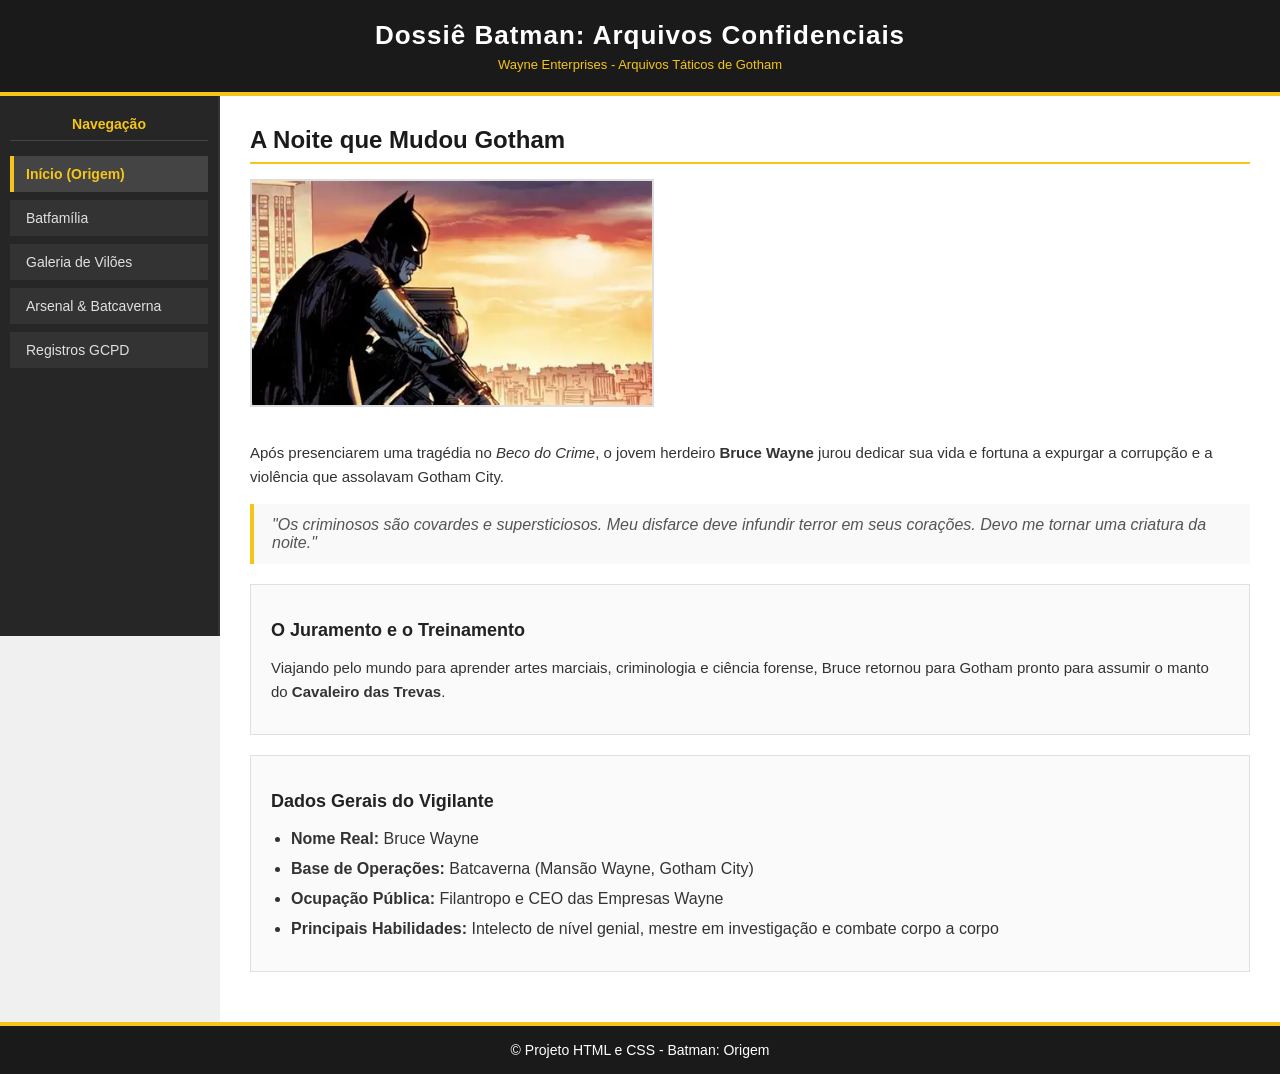
<file: att23.10/index.html>
<!DOCTYPE html>
<html lang="pt-BR">

<head>
  <meta charset="UTF-8">
  <meta name="viewport" content="width=device-width, initial-scale=1.0">
  <title>Batman - Origem & Início</title>
  <link rel="stylesheet" href="css/style.css">
</head>

<body>

  <div id="header">
    <h1>Dossiê Batman: Arquivos Confidenciais</h1>
    <p>Wayne Enterprises - Arquivos Táticos de Gotham</p>
  </div>

  <div id="conteudo" class="container">
    <div id="menu">
      <h3>Navegação</h3>
      <ul>
        <li><a href="index.html" class="active">Início (Origem)</a></li>
        <li><a href="telas/batfamilia.html">Batfamília</a></li>
        <li><a href="telas/viloes.html">Galeria de Vilões</a></li>
        <li><a href="telas/equipamentos.html">Arsenal & Batcaverna</a></li>
        <li><a href="telas/GCPD.html">Registros GCPD</a></li>
      </ul>
    </div>

    <div id="main">
      <article>
        <h2>A Noite que Mudou Gotham</h2>
        <img src="img/batman.webp" alt="Batman">

        <p>Após presenciarem uma tragédia no <em>Beco do Crime</em>, o jovem herdeiro <strong>Bruce Wayne</strong> jurou
          dedicar sua vida e fortuna a expurgar a corrupção e a violência que assolavam Gotham City.</p>

        <blockquote>
          "Os criminosos são covardes e supersticiosos. Meu disfarce deve infundir terror em seus corações. Devo me tornar
          uma criatura da noite."
        </blockquote>

        <section>
          <h3>O Juramento e o Treinamento</h3>
          <p>Viajando pelo mundo para aprender artes marciais, criminologia e ciência forense, Bruce retornou para Gotham
            pronto para assumir o manto do <strong>Cavaleiro das Trevas</strong>.</p>
        </section>

        <section>
          <h3>Dados Gerais do Vigilante</h3>
          <ul>
            <li><strong>Nome Real:</strong> Bruce Wayne</li>
            <li><strong>Base de Operações:</strong> Batcaverna (Mansão Wayne, Gotham City)</li>
            <li><strong>Ocupação Pública:</strong> Filantropo e CEO das Empresas Wayne</li>
            <li><strong>Principais Habilidades:</strong> Intelecto de nível genial, mestre em investigação e combate corpo a corpo</li>
          </ul>
        </section>
      </article>
    </div>
  </div>

  <div id="footer">
    <p>&copy; Projeto HTML e CSS - Batman: Origem</p>
  </div>

</body>

</html>
</file>
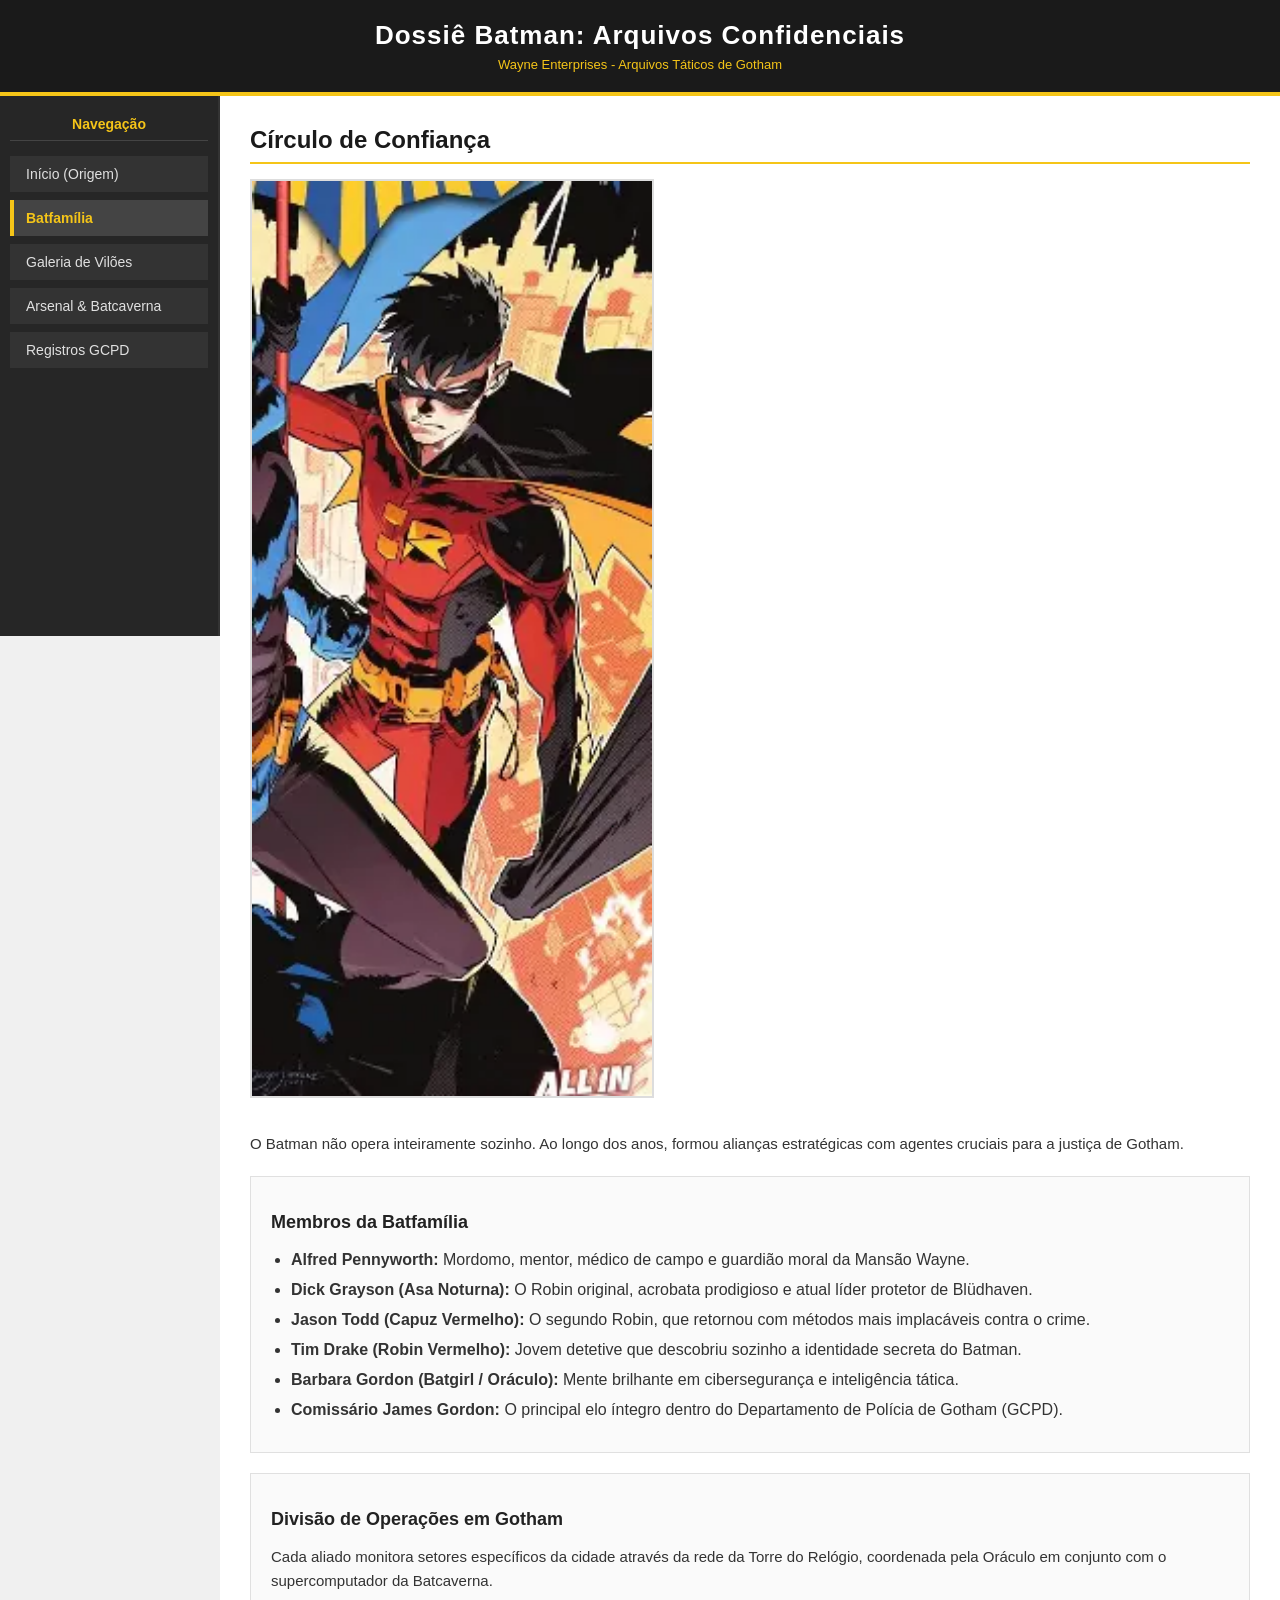
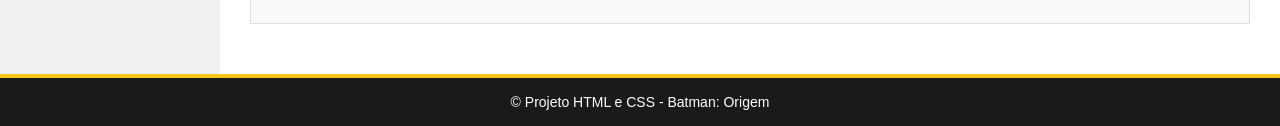
<file: att23.10/telas/batfamilia.html>
<!DOCTYPE html>
<html lang="pt-BR">

<head>
  <meta charset="UTF-8">
  <meta name="viewport" content="width=device-width, initial-scale=1.0">
  <title>Batman - Batfamília e Aliados</title>
  <link rel="stylesheet" href="../css/style.css">
</head>

<body>

  <div id="header">
    <h1>Dossiê Batman: Arquivos Confidenciais</h1>
    <p>Wayne Enterprises - Arquivos Táticos de Gotham</p>
  </div>

  <div id="conteudo" class="container">
    <div id="menu">
      <h3>Navegação</h3>
      <ul>
        <li><a href="../index.html">Início (Origem)</a></li>
        <li><a href="batfamilia.html" class="active">Batfamília</a></li>
        <li><a href="viloes.html">Galeria de Vilões</a></li>
        <li><a href="equipamentos.html">Arsenal & Batcaverna</a></li>
        <li><a href="GCPD.html">Registros GCPD</a></li>
      </ul>
    </div>

    <div id="main">
      <h2>Círculo de Confiança</h2>
      <img src="../img/batfamilia.webp" alt="Batfamília">

      <p>O Batman não opera inteiramente sozinho. Ao longo dos anos, formou alianças estratégicas com agentes cruciais
        para a justiça de Gotham.</p>

      <section>
        <h3>Membros da Batfamília</h3>
        <ul>
          <li><strong>Alfred Pennyworth:</strong> Mordomo, mentor, médico de campo e guardião moral da Mansão Wayne.</li>
          <li><strong>Dick Grayson (Asa Noturna):</strong> O Robin original, acrobata prodigioso e atual líder protetor de
            Blüdhaven.</li>
          <li><strong>Jason Todd (Capuz Vermelho):</strong> O segundo Robin, que retornou com métodos mais implacáveis contra o crime.</li>
          <li><strong>Tim Drake (Robin Vermelho):</strong> Jovem detetive que descobriu sozinho a identidade secreta do Batman.</li>
          <li><strong>Barbara Gordon (Batgirl / Oráculo):</strong> Mente brilhante em cibersegurança e inteligência
            tática.</li>
          <li><strong>Comissário James Gordon:</strong> O principal elo íntegro dentro do Departamento de Polícia de
            Gotham (GCPD).</li>
        </ul>
      </section>

      <section>
        <h3>Divisão de Operações em Gotham</h3>
        <p>Cada aliado monitora setores específicos da cidade através da rede da Torre do Relógio, coordenada pela Oráculo em conjunto com o supercomputador da Batcaverna.</p>
      </section>
    </div>
  </div>

  <div id="footer">
    <p>&copy; Projeto HTML e CSS - Batman: Origem</p>
  </div>

</body>

</html>
</file>
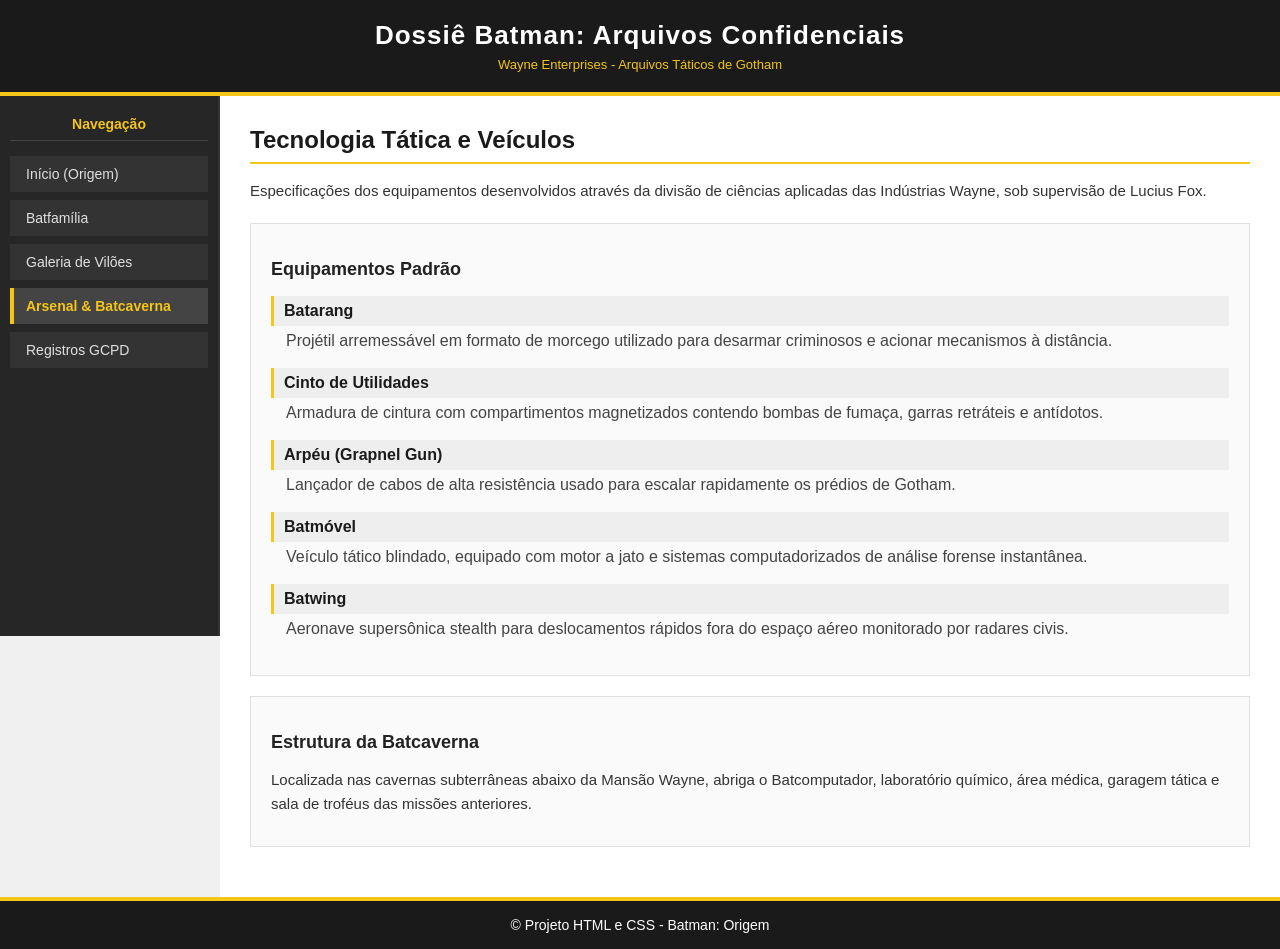
<file: att23.10/telas/equipamentos.html>
<!DOCTYPE html>
<html lang="pt-BR">

<head>
  <meta charset="UTF-8">
  <meta name="viewport" content="width=device-width, initial-scale=1.0">
  <title>Batman - Arsenal & Equipamentos</title>
  <link rel="stylesheet" href="../css/style.css">
</head>

<body>

  <div id="header">
    <h1>Dossiê Batman: Arquivos Confidenciais</h1>
    <p>Wayne Enterprises - Arquivos Táticos de Gotham</p>
  </div>

  <div id="conteudo" class="container">
    <div id="menu">
      <h3>Navegação</h3>
      <ul>
        <li><a href="../index.html">Início (Origem)</a></li>
        <li><a href="batfamilia.html">Batfamília</a></li>
        <li><a href="viloes.html">Galeria de Vilões</a></li>
        <li><a href="equipamentos.html" class="active">Arsenal & Batcaverna</a></li>
        <li><a href="GCPD.html">Registros GCPD</a></li>
      </ul>
    </div>

    <div id="main">
      <h2>Tecnologia Tática e Veículos</h2>
      <p>Especificações dos equipamentos desenvolvidos através da divisão de ciências aplicadas das Indústrias Wayne, sob supervisão de Lucius Fox.</p>

      <section>
        <h3>Equipamentos Padrão</h3>
        <dl>
          <dt>Batarang</dt>
          <dd>Projétil arremessável em formato de morcego utilizado para desarmar criminosos e acionar mecanismos à distância.</dd>

          <dt>Cinto de Utilidades</dt>
          <dd>Armadura de cintura com compartimentos magnetizados contendo bombas de fumaça, garras retráteis e antídotos.</dd>

          <dt>Arpéu (Grapnel Gun)</dt>
          <dd>Lançador de cabos de alta resistência usado para escalar rapidamente os prédios de Gotham.</dd>

          <dt>Batmóvel</dt>
          <dd>Veículo tático blindado, equipado com motor a jato e sistemas computadorizados de análise forense instantânea.</dd>

          <dt>Batwing</dt>
          <dd>Aeronave supersônica stealth para deslocamentos rápidos fora do espaço aéreo monitorado por radares civis.</dd>
        </dl>
      </section>

      <section>
        <h3>Estrutura da Batcaverna</h3>
        <p>Localizada nas cavernas subterrâneas abaixo da Mansão Wayne, abriga o Batcomputador, laboratório químico, área médica, garagem tática e sala de troféus das missões anteriores.</p>
      </section>
    </div>
  </div>

  <div id="footer">
    <p>&copy; Projeto HTML e CSS - Batman: Origem</p>
  </div>

</body>

</html>
</file>
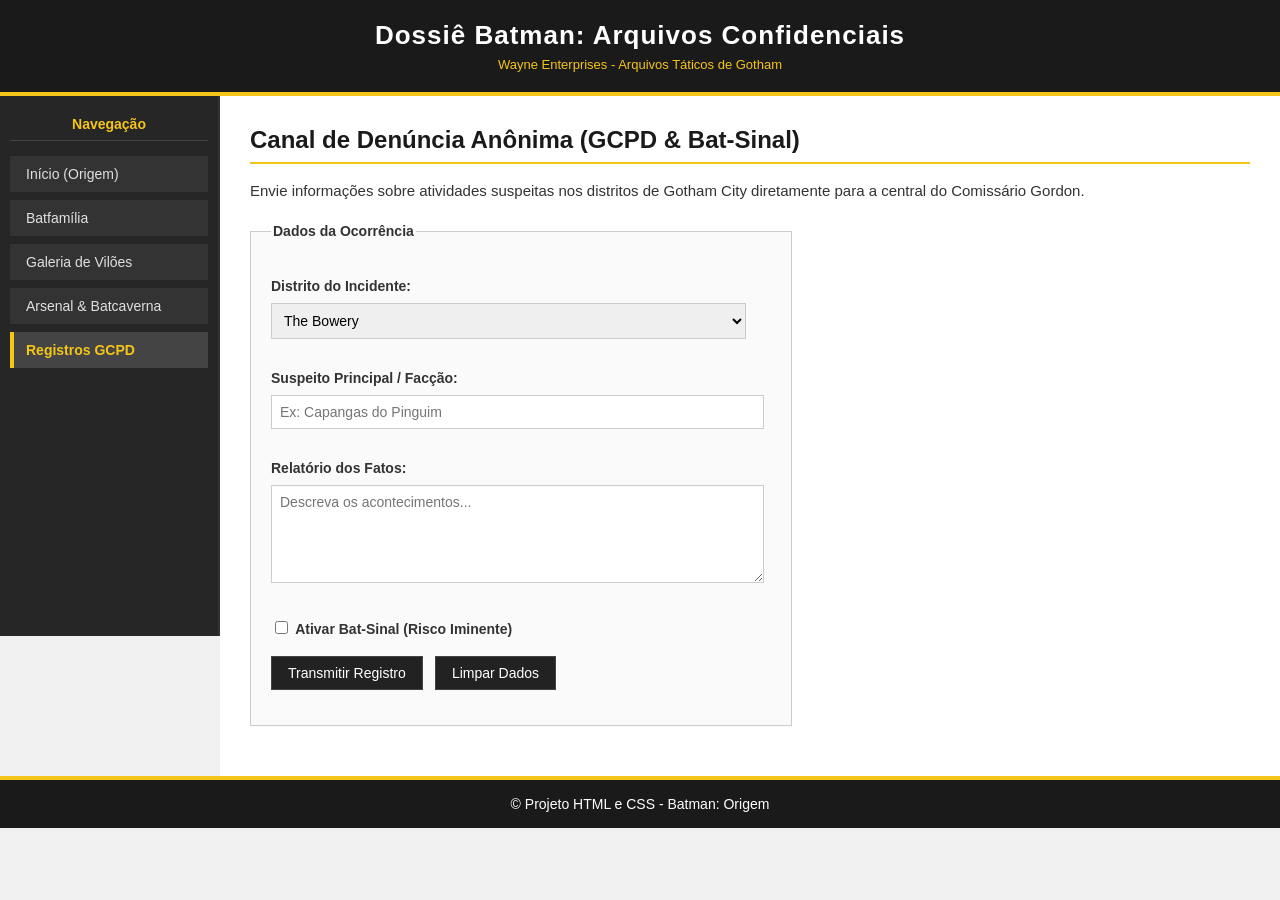
<file: att23.10/telas/GCPD.html>
<!DOCTYPE html>
<html lang="pt-BR">

<head>
  <meta charset="UTF-8">
  <meta name="viewport" content="width=device-width, initial-scale=1.0">
  <title>Batman - Canal de Denúncias GCPD</title>
  <link rel="stylesheet" href="../css/style.css">
</head>

<body>

  <div id="header">
    <h1>Dossiê Batman: Arquivos Confidenciais</h1>
    <p>Wayne Enterprises - Arquivos Táticos de Gotham</p>
  </div>

  <div id="conteudo" class="container">
    <div id="menu">
      <h3>Navegação</h3>
      <ul>
        <li><a href="../index.html">Início (Origem)</a></li>
        <li><a href="batfamilia.html">Batfamília</a></li>
        <li><a href="viloes.html">Galeria de Vilões</a></li>
        <li><a href="equipamentos.html">Arsenal & Batcaverna</a></li>
        <li><a href="GCPD.html" class="active">Registros GCPD</a></li>
      </ul>
    </div>

    <div id="main">
      <h2>Canal de Denúncia Anônima (GCPD & Bat-Sinal)</h2>
      <p>Envie informações sobre atividades suspeitas nos distritos de Gotham City diretamente para a central do Comissário Gordon.</p>

      <form action="#" method="post">
        <fieldset>
          <legend>Dados da Ocorrência</legend>

          <p>
            <label for="distrito">Distrito do Incidente:</label><br>
            <select id="distrito" name="distrito">
              <option value="bowery">The Bowery</option>
              <option value="diamond">Diamond District</option>
              <option value="otero">East End</option>
              <option value="industrial">Distrito Industrial</option>
              <option value="narrows">The Narrows</option>
            </select>
          </p>

          <p>
            <label for="suspeito">Suspeito Principal / Facção:</label><br>
            <input type="text" id="suspeito" name="suspeito" placeholder="Ex: Capangas do Pinguim">
          </p>

          <p>
            <label for="descricao">Relatório dos Fatos:</label><br>
            <textarea id="descricao" name="descricao" rows="5" cols="40"
              placeholder="Descreva os acontecimentos..."></textarea>
          </p>

          <p>
            <input type="checkbox" id="urgente" name="urgente">
            <label for="urgente">Ativar Bat-Sinal (Risco Iminente)</label>
          </p>

          <p>
            <button type="submit">Transmitir Registro</button>
            <button type="reset">Limpar Dados</button>
          </p>
        </fieldset>
      </form>
    </div>
  </div>

  <div id="footer">
    <p>&copy; Projeto HTML e CSS - Batman: Origem</p>
  </div>

</body>

</html>
</file>
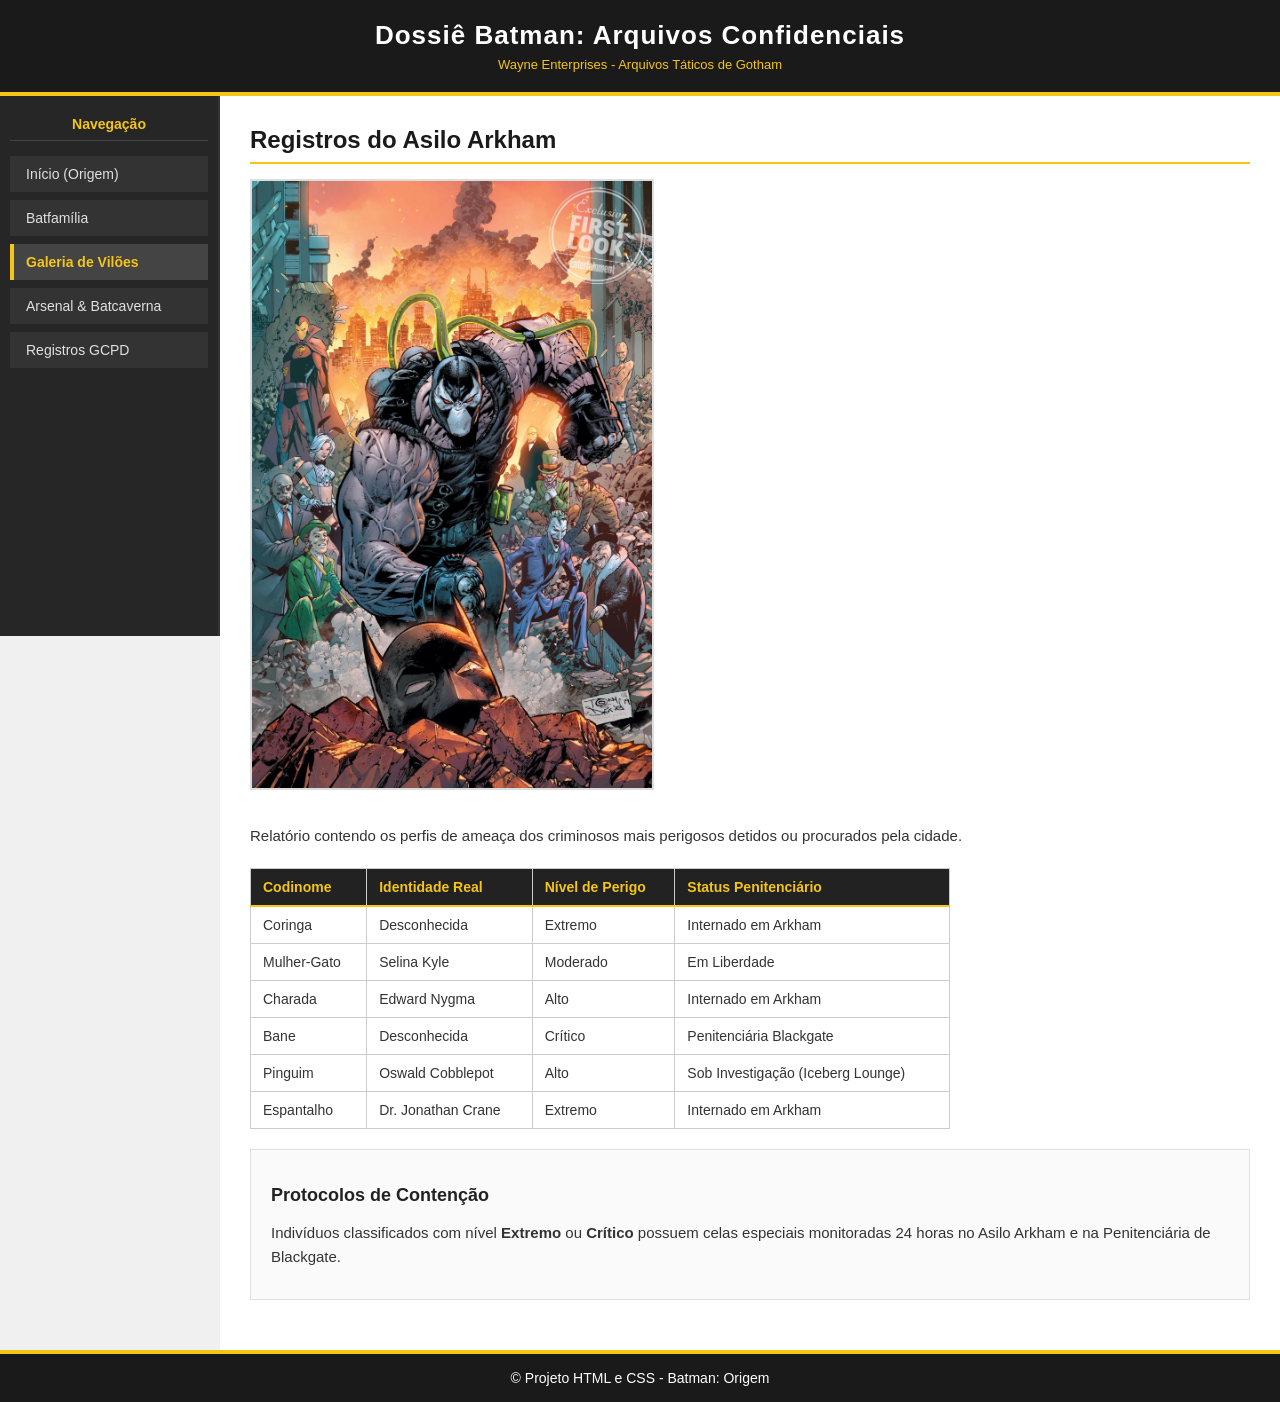
<file: att23.10/telas/viloes.html>
<!DOCTYPE html>
<html lang="pt-BR">

<head>
  <meta charset="UTF-8">
  <meta name="viewport" content="width=device-width, initial-scale=1.0">
  <title>Batman - Galeria de Vilões</title>
  <link rel="stylesheet" href="../css/style.css">
</head>

<body>

  <div id="header">
    <h1>Dossiê Batman: Arquivos Confidenciais</h1>
    <p>Wayne Enterprises - Arquivos Táticos de Gotham</p>
  </div>

  <div id="conteudo" class="container">
    <div id="menu">
      <h3>Navegação</h3>
      <ul>
        <li><a href="../index.html">Início (Origem)</a></li>
        <li><a href="batfamilia.html">Batfamília</a></li>
        <li><a href="viloes.html" class="active">Galeria de Vilões</a></li>
        <li><a href="equipamentos.html">Arsenal & Batcaverna</a></li>
        <li><a href="GCPD.html">Registros GCPD</a></li>
      </ul>
    </div>

    <div id="main">
      <h2>Registros do Asilo Arkham</h2>
      <img src="../img/viloes.jpg" alt="Vilões">

      <p>Relatório contendo os perfis de ameaça dos criminosos mais perigosos detidos ou procurados pela cidade.</p>

      <table>
        <thead>
          <tr>
            <th>Codinome</th>
            <th>Identidade Real</th>
            <th>Nível de Perigo</th>
            <th>Status Penitenciário</th>
          </tr>
        </thead>
        <tbody>
          <tr>
            <td>Coringa</td>
            <td>Desconhecida</td>
            <td>Extremo</td>
            <td>Internado em Arkham</td>
          </tr>
          <tr>
            <td>Mulher-Gato</td>
            <td>Selina Kyle</td>
            <td>Moderado</td>
            <td>Em Liberdade</td>
          </tr>
          <tr>
            <td>Charada</td>
            <td>Edward Nygma</td>
            <td>Alto</td>
            <td>Internado em Arkham</td>
          </tr>
          <tr>
            <td>Bane</td>
            <td>Desconhecida</td>
            <td>Crítico</td>
            <td>Penitenciária Blackgate</td>
          </tr>
          <tr>
            <td>Pinguim</td>
            <td>Oswald Cobblepot</td>
            <td>Alto</td>
            <td>Sob Investigação (Iceberg Lounge)</td>
          </tr>
          <tr>
            <td>Espantalho</td>
            <td>Dr. Jonathan Crane</td>
            <td>Extremo</td>
            <td>Internado em Arkham</td>
          </tr>
        </tbody>
      </table>

      <section>
        <h3>Protocolos de Contenção</h3>
        <p>Indivíduos classificados com nível <strong>Extremo</strong> ou <strong>Crítico</strong> possuem celas especiais monitoradas 24 horas no Asilo Arkham e na Penitenciária de Blackgate.</p>
      </section>
    </div>
  </div>

  <div id="footer">
    <p>&copy; Projeto HTML e CSS - Batman: Origem</p>
  </div>

</body>

</html>
</file>
<file: att23.10/css/style.css>
body {
    margin: 0;
    font-family: Arial, Helvetica, sans-serif;
    background-color: #f0f0f0;
    color: #333333;
}

#header, #footer {
    background-color: #1a1a1a;
    color: #ffffff;
    text-align: center;
}

#header {
    padding: 20px 10px;
    border-bottom: 4px solid #f5c518;
}

#header h1 {
    margin: 0;
    font-size: 26px;
    letter-spacing: 1px;
}

#header p {
    margin: 6px 0 0;
    font-size: 13px;
    color: #f5c518;
}

#menu, #main {
    min-height: 540px;
    box-sizing: border-box;
}

#menu {
    float: left;
    width: 220px;
    background-color: #262626;
    border-right: 2px solid #333333;
    padding: 15px 10px;
}

#menu h3 {
    color: #f5c518;
    font-size: 14px;
    text-align: center;
    margin: 5px 0 15px;
    padding-bottom: 8px;
    border-bottom: 1px solid #444444;
}

#menu ul {
    list-style: none;
    padding: 0;
    margin: 0;
}

#menu li {
    margin-bottom: 8px;
}

#menu a {
    display: block;
    background-color: #333333;
    color: #e0e0e0;
    text-decoration: none;
    padding: 10px 12px;
    font-size: 14px;
    border-left: 4px solid transparent;
}

#menu a:hover, #menu a.active {
    background-color: #444444;
    color: #f5c518;
    border-left: 4px solid #f5c518;
}

#menu a.active {
    font-weight: bold;
}

#main {
    margin-left: 220px;
    padding: 30px;
    background-color: #ffffff;
}

#main h2 {
    color: #1a1a1a;
    font-size: 24px;
    margin: 0 0 15px;
    padding-bottom: 8px;
    border-bottom: 2px solid #f5c518;
}

#main h3 {
    color: #222222;
    font-size: 18px;
    margin: 20px 0 10px;
}

#main p {
    font-size: 15px;
    line-height: 24px;
    margin-bottom: 15px;
}

#main img {
    max-width: 400px;
    width: 100%;
    border: 2px solid #dddddd;
    margin-bottom: 15px;
}

#main ul {
    padding-left: 20px;
}

#main li {
    margin-bottom: 8px;
    line-height: 22px;
}

blockquote {
    background-color: #f9f9f9;
    border-left: 4px solid #f5c518;
    padding: 12px 18px;
    margin: 15px 0;
    font-style: italic;
    color: #555555;
}

section, fieldset {
    background-color: #fafafa;
    border: 1px solid #e0e0e0;
    padding: 15px 20px;
    margin: 20px 0;
}

table {
    border-collapse: collapse;
    width: 100%;
    max-width: 700px;
    margin: 20px 0;
}

th, td {
    border: 1px solid #cccccc;
    padding: 10px 12px;
    text-align: left;
    font-size: 14px;
}

th {
    background-color: #222222;
    color: #f5c518;
    border-bottom: 2px solid #f5c518;
}

dt {
    font-weight: bold;
    color: #1a1a1a;
    background-color: #eeeeee;
    padding: 6px 10px;
    margin-top: 12px;
    border-left: 3px solid #f5c518;
}

dd {
    margin-left: 15px;
    padding: 6px 0;
    color: #444444;
}

fieldset {
    max-width: 500px;
    padding: 20px;
    border-color: #cccccc;
}

legend, label {
    font-weight: bold;
    font-size: 14px;
}

input[type="text"], select, textarea {
    width: 95%;
    padding: 8px;
    margin: 5px 0 12px;
    border: 1px solid #cccccc;
    font: 14px Arial, sans-serif;
}

button {
    padding: 8px 16px;
    background-color: #222222;
    color: #ffffff;
    border: 1px solid #444444;
    cursor: pointer;
    font-size: 14px;
    margin-right: 8px;
}

button:hover {
    background-color: #f5c518;
    color: #1a1a1a;
    font-weight: bold;
}

#footer {
    clear: both;
    padding: 16px;
    border-top: 4px solid #f5c518;
}

#footer p {
    margin: 0;
    font-size: 14px;
}
</file>
